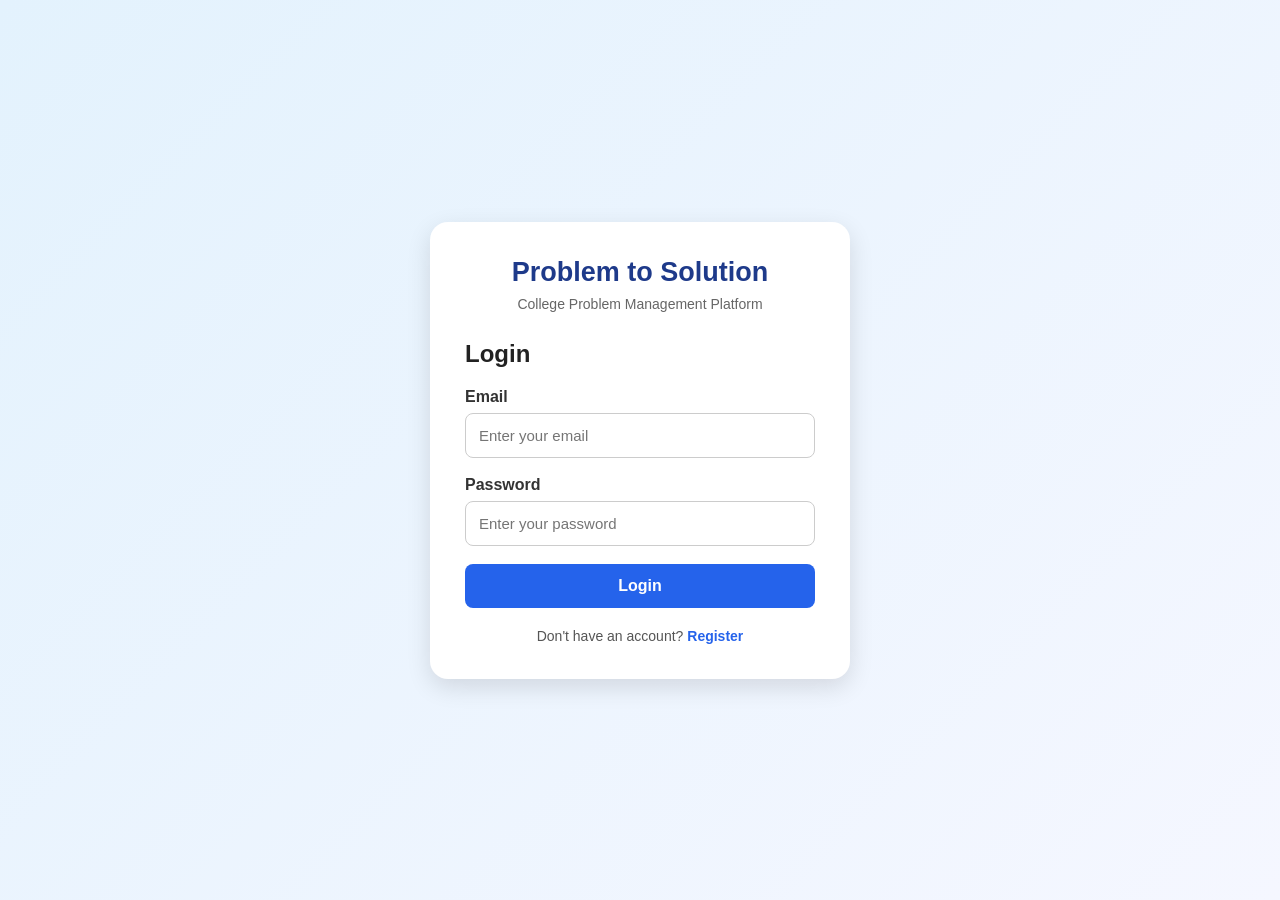
<file: index.html>
<!DOCTYPE html>
<html lang="en">

<head>

    <meta charset="UTF-8">

    <meta name="viewport" content="width=device-width, initial-scale=1.0">

    <title>Problem to Solution Tracker</title>

    <link rel="stylesheet" href="style.css">

</head>


<body>

    <div class="login-container">

        <div class="login-box">

            <h1>Problem to Solution</h1>

            <p class="subtitle">
                College Problem Management Platform
            </p>


            <h2>Login</h2>


            <form id="loginForm">

                <label>Email</label>

                <input
                    type="email"
                    id="email"
                    placeholder="Enter your email"
                    required
                >


                <label>Password</label>

                <input
                    type="password"
                    id="password"
                    placeholder="Enter your password"
                    required
                >


                <button type="submit">
                    Login
                </button>

            </form>


            <p id="message"></p>


            <p class="register-text">

                Don't have an account?

                <a href="#" id="registerLink">
                    Register
                </a>

            </p>


        </div>

    </div>


    <script src="script.js"></script>

</body>

</html>
</file>
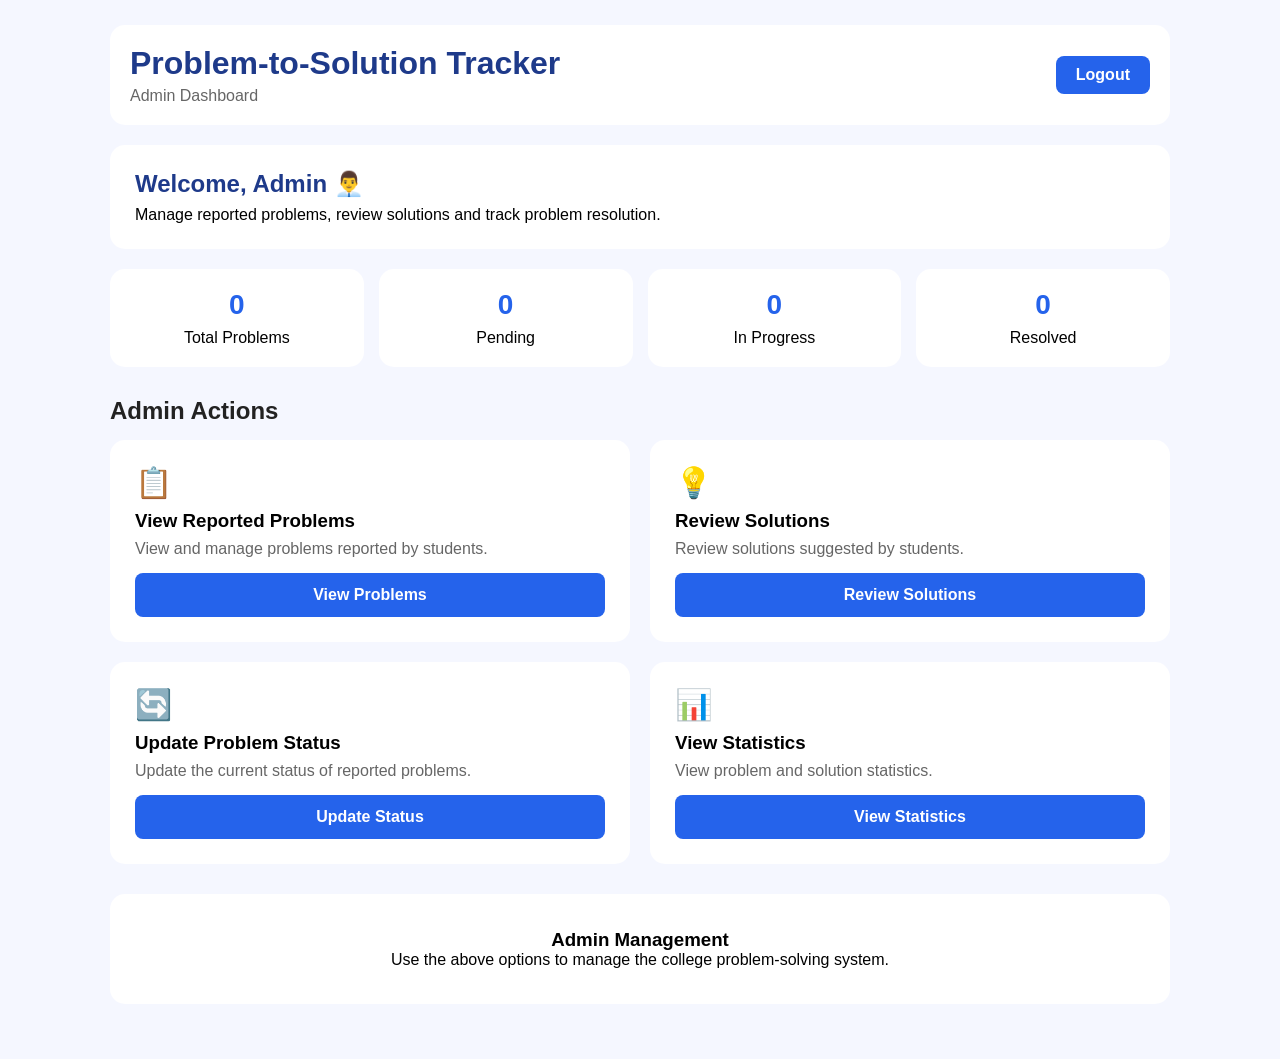
<file: admin.html>
<!DOCTYPE html>
<html lang="en">

<head>

    <meta charset="UTF-8">

    <meta name="viewport" content="width=device-width, initial-scale=1.0">

    <title>Admin Dashboard</title>

    <link rel="stylesheet" href="style.css">

</head>


<body class="dashboard-page">

    <div class="dashboard-container">


        <!-- HEADER -->

        <header class="dashboard-header">

            <div>

                <h1>Problem-to-Solution Tracker</h1>

                <p>Admin Dashboard</p>

            </div>

            <button class="logout-btn" onclick="logout()">
                Logout
            </button>

        </header>


        <!-- WELCOME -->

        <section class="welcome-section">

            <h2>Welcome, Admin 👨‍💼</h2>

            <p>
                Manage reported problems, review solutions and
                track problem resolution.
            </p>

        </section>


        <!-- STATISTICS -->

        <section class="stats-container">

            <div class="stat-card">

                <h3>0</h3>

                <p>Total Problems</p>

            </div>


            <div class="stat-card">

                <h3>0</h3>

                <p>Pending</p>

            </div>


            <div class="stat-card">

                <h3>0</h3>

                <p>In Progress</p>

            </div>


            <div class="stat-card">

                <h3>0</h3>

                <p>Resolved</p>

            </div>

        </section>


        <!-- ADMIN ACTIONS -->

        <section class="action-section">

            <h2>Admin Actions</h2>


            <div class="action-grid">


                <!-- VIEW PROBLEMS -->

                <div class="action-card">

                    <div class="icon">📋</div>

                    <h3>View Reported Problems</h3>

                    <p>
                        View and manage problems reported by students.
                    </p>

                    <button onclick="viewProblems()">
                        View Problems
                    </button>

                </div>


                <!-- REVIEW SOLUTIONS -->

                <div class="action-card">

                    <div class="icon">💡</div>

                    <h3>Review Solutions</h3>

                    <p>
                        Review solutions suggested by students.
                    </p>

                    <button onclick="reviewSolutions()">
                        Review Solutions
                    </button>

                </div>


                <!-- UPDATE STATUS -->

                <div class="action-card">

                    <div class="icon">🔄</div>

                    <h3>Update Problem Status</h3>

                    <p>
                        Update the current status of reported problems.
                    </p>

                    <button onclick="updateStatus()">
                        Update Status
                    </button>

                </div>


                <!-- STATISTICS -->

                <div class="action-card">

                    <div class="icon">📊</div>

                    <h3>View Statistics</h3>

                    <p>
                        View problem and solution statistics.
                    </p>

                    <button onclick="viewStatistics()">
                        View Statistics
                    </button>

                </div>


            </div>

        </section>


        <!-- BACK TO LOGIN -->

        <section class="recent-section">

            <div class="empty-state">

                <h3>Admin Management</h3>

                <p>
                    Use the above options to manage the
                    college problem-solving system.
                </p>

            </div>

        </section>


    </div>


    <script src="script.js"></script>

</body>

</html>
</file>
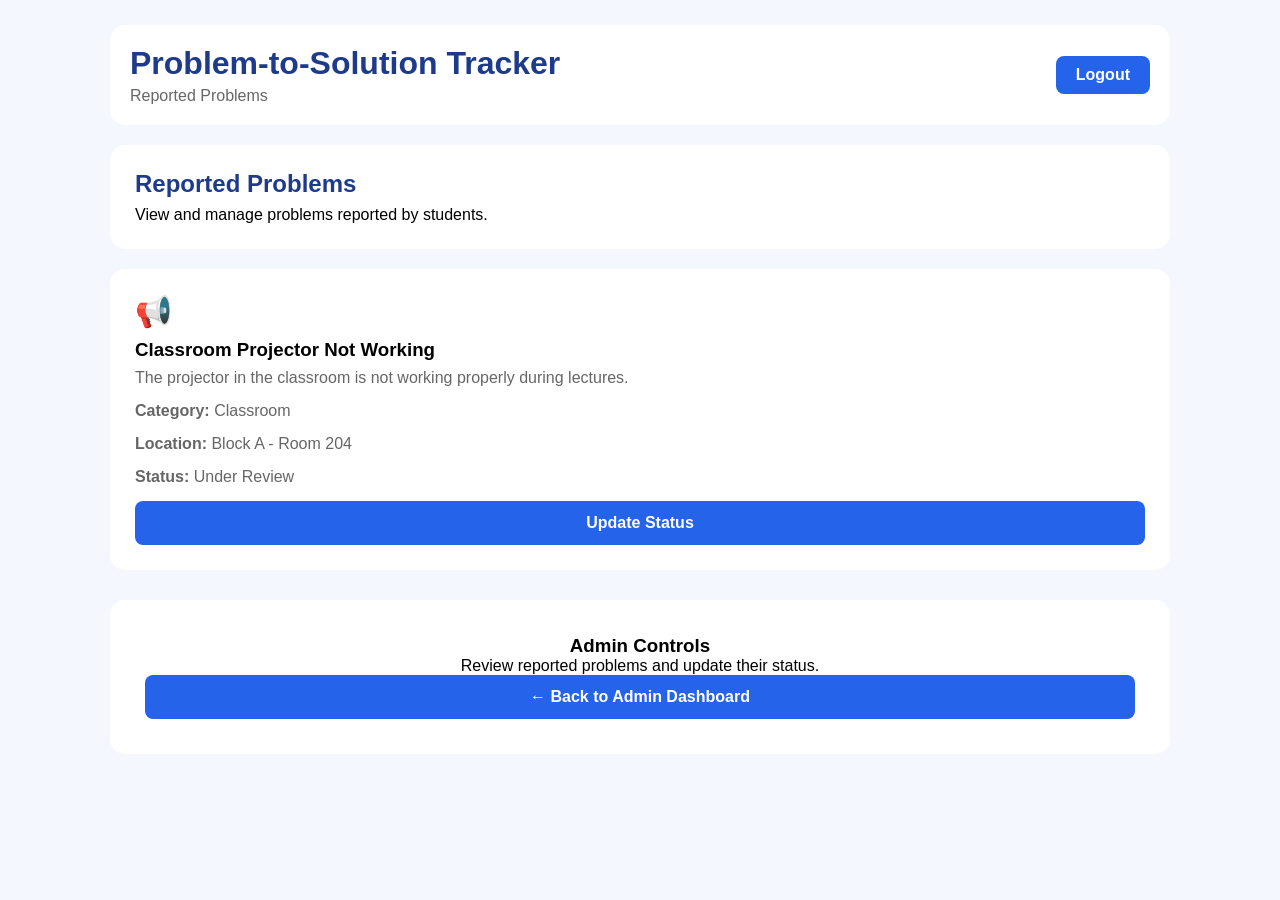
<file: adminproblems.html>
<!DOCTYPE html>
<html lang="en">

<head>

    <meta charset="UTF-8">

    <meta name="viewport" content="width=device-width, initial-scale=1.0">

    <title>Reported Problems</title>

    <link rel="stylesheet" href="style.css">

</head>


<body class="dashboard-page">

    <div class="dashboard-container">


        <!-- HEADER -->

        <header class="dashboard-header">

            <div>

                <h1>Problem-to-Solution Tracker</h1>

                <p>Reported Problems</p>

            </div>

            <button class="logout-btn" onclick="logout()">
                Logout
            </button>

        </header>


        <!-- PAGE TITLE -->

        <section class="welcome-section">

            <h2>Reported Problems</h2>

            <p>
                View and manage problems reported by students.
            </p>

        </section>


        <!-- PROBLEM CARD -->

        <section class="action-section">

            <div class="action-card">

                <div class="icon">📢</div>

                <h3>Classroom Projector Not Working</h3>

                <p>
                    The projector in the classroom is not working
                    properly during lectures.
                </p>

                <p>
                    <strong>Category:</strong> Classroom
                </p>

                <p>
                    <strong>Location:</strong> Block A - Room 204
                </p>

                <p>
                    <strong>Status:</strong> Under Review
                </p>

                <button onclick="updateStatus()">
                    Update Status
                </button>

            </div>

        </section>


        <!-- BACK TO ADMIN DASHBOARD -->

        <section class="recent-section">

            <div class="empty-state">

                <h3>Admin Controls</h3>

                <p>
                    Review reported problems and update their status.
                </p>

                <button onclick="window.location.href='admin.html'">
                    ← Back to Admin Dashboard
                </button>

            </div>

        </section>


    </div>


    <script src="script.js"></script>

</body>

</html>
</file>
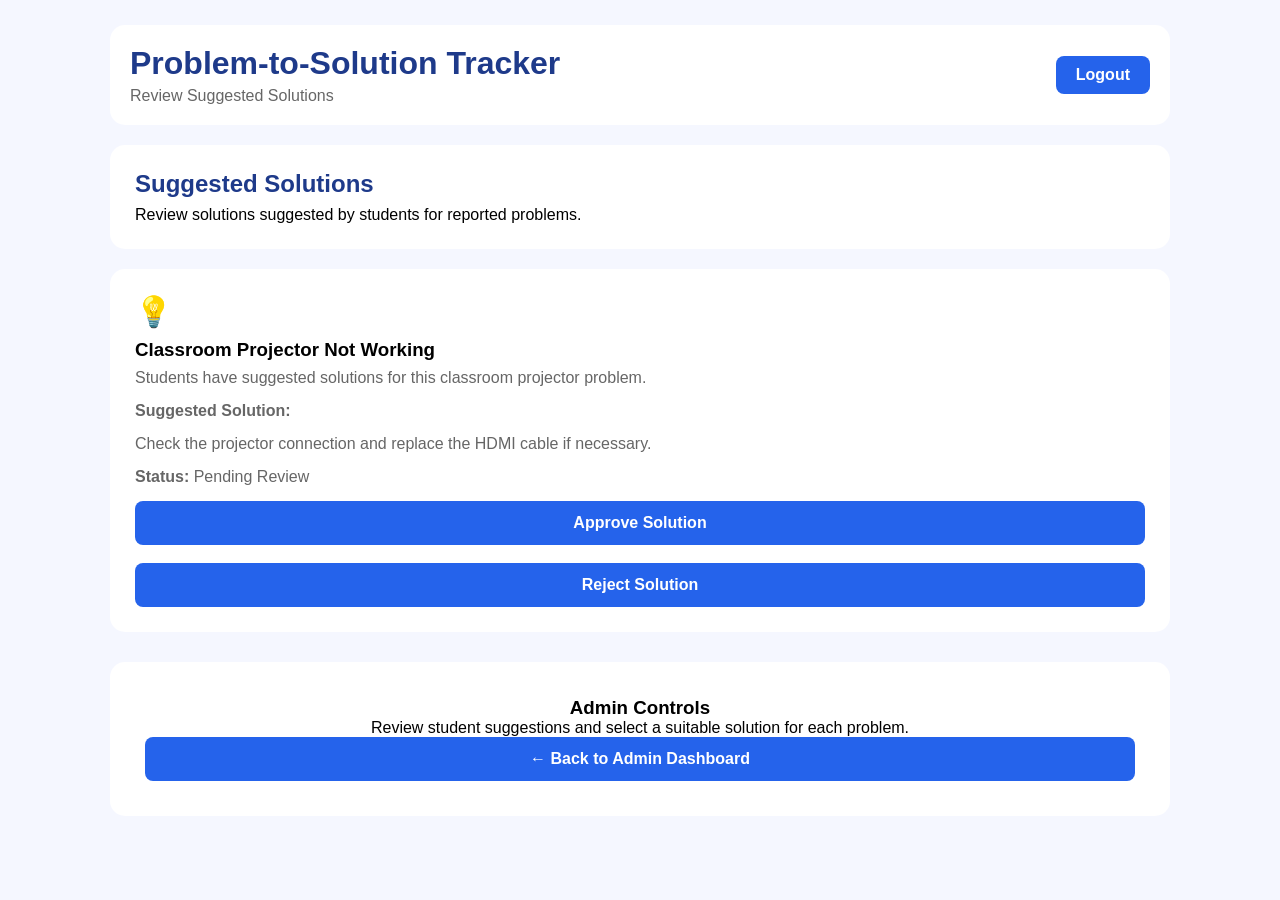
<file: adminsolutions.html>
<!DOCTYPE html>
<html lang="en">

<head>
    <meta charset="UTF-8">
    <meta name="viewport" content="width=device-width, initial-scale=1.0">
    <title>Review Solutions</title>
    <link rel="stylesheet" href="style.css">
</head>

<body class="dashboard-page">

    <div class="dashboard-container">

        <header class="dashboard-header">
            <div>
                <h1>Problem-to-Solution Tracker</h1>
                <p>Review Suggested Solutions</p>
            </div>

            <button class="logout-btn" onclick="logout()">
                Logout
            </button>
        </header>


        <section class="welcome-section">

            <h2>Suggested Solutions</h2>

            <p>
                Review solutions suggested by students for reported problems.
            </p>

        </section>


        <section class="action-section">

            <div class="action-card">

                <div class="icon">💡</div>

                <h3>
                    Classroom Projector Not Working
                </h3>

                <p>
                    Students have suggested solutions for this
                    classroom projector problem.
                </p>

                <p>
                    <strong>Suggested Solution:</strong>
                </p>

                <p>
                    Check the projector connection and replace the
                    HDMI cable if necessary.
                </p>

                <p>
                    <strong>Status:</strong> Pending Review
                </p>

                <button onclick="alert('Solution approved successfully!')">
                    Approve Solution
                </button>

                <br><br>

                <button onclick="alert('Solution rejected.')">
                    Reject Solution
                </button>

            </div>

        </section>


        <section class="recent-section">

            <div class="empty-state">

                <h3>Admin Controls</h3>

                <p>
                    Review student suggestions and select a suitable
                    solution for each problem.
                </p>

                <button onclick="window.location.href='admin.html'">
                    ← Back to Admin Dashboard
                </button>

            </div>

        </section>

    </div>


    <script src="script.js"></script>

</body>

</html>
</file>
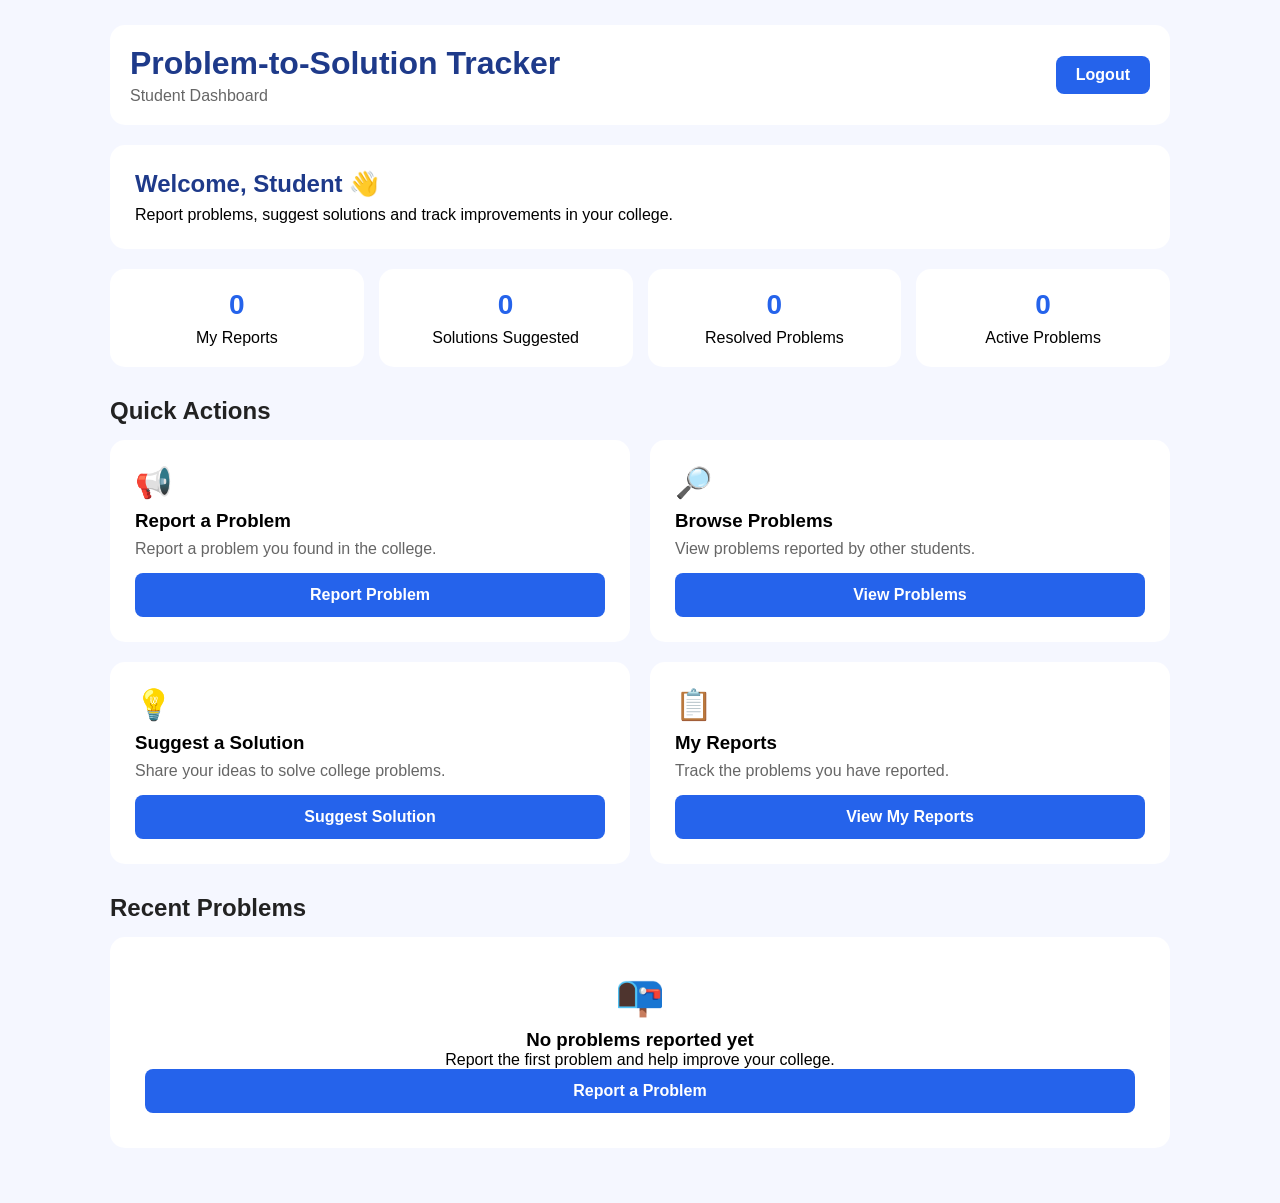
<file: dashboard.html>
<!DOCTYPE html>
<html lang="en">

<head>

    <meta charset="UTF-8">

    <meta name="viewport" content="width=device-width, initial-scale=1.0">

    <title>Student Dashboard</title>

    <link rel="stylesheet" href="style.css">

</head>


<body class="dashboard-page">

    <div class="dashboard-container">


        <!-- HEADER -->

        <header class="dashboard-header">

            <div>

                <h1>Problem-to-Solution Tracker</h1>

                <p>Student Dashboard</p>

            </div>


            <button class="logout-btn" onclick="logout()">
                Logout
            </button>

        </header>



        <!-- WELCOME SECTION -->

        <section class="welcome-section">

            <h2>Welcome, Student 👋</h2>

            <p>
                Report problems, suggest solutions and track
                improvements in your college.
            </p>

        </section>



        <!-- STATISTICS -->

        <section class="stats-container">


            <div class="stat-card">

                <h3>0</h3>

                <p>My Reports</p>

            </div>


            <div class="stat-card">

                <h3>0</h3>

                <p>Solutions Suggested</p>

            </div>


            <div class="stat-card">

                <h3>0</h3>

                <p>Resolved Problems</p>

            </div>


            <div class="stat-card">

                <h3>0</h3>

                <p>Active Problems</p>

            </div>


        </section>



        <!-- QUICK ACTIONS -->

        <section class="action-section">

            <h2>Quick Actions</h2>


            <div class="action-grid">


                <!-- REPORT PROBLEM -->

                <div class="action-card">

                    <div class="icon">📢</div>

                    <h3>Report a Problem</h3>

                    <p>
                        Report a problem you found in the college.
                    </p>

                    <button onclick="reportProblem()">
                        Report Problem
                    </button>

                </div>



                <!-- BROWSE PROBLEMS -->

                <div class="action-card">

                    <div class="icon">🔎</div>

                    <h3>Browse Problems</h3>

                    <p>
                        View problems reported by other students.
                    </p>

                    <button 
                    onclick="window.location.href='problems.html'">
                      View Problems
                   </button>

                </div>



                <!-- SUGGEST SOLUTION -->

                <div class="action-card">

                    <div class="icon">💡</div>

                    <h3>Suggest a Solution</h3>

                    <p>
                        Share your ideas to solve college problems.
                    </p>

                    <button onclick="suggestSolution()">
                        Suggest Solution
                    </button>

                </div>



                <!-- MY REPORTS -->

                <div class="action-card">

                    <div class="icon">📋</div>

                    <h3>My Reports</h3>

                    <p>
                        Track the problems you have reported.
                    </p>

                    <button onclick="myReports()">
                        View My Reports
                    </button>

                </div>


            </div>

        </section>



        <!-- RECENT PROBLEMS -->

        <section class="recent-section">

            <h2>Recent Problems</h2>


            <div class="empty-state">

                <div class="empty-icon">📭</div>

                <h3>No problems reported yet</h3>

                <p>
                    Report the first problem and help improve
                    your college.
                </p>

                <button onclick="reportProblem()">
                    Report a Problem
                </button>

            </div>

        </section>


    </div>



    <!-- JAVASCRIPT -->

    <script src="script.js"></script>


</body>

</html>
</file>
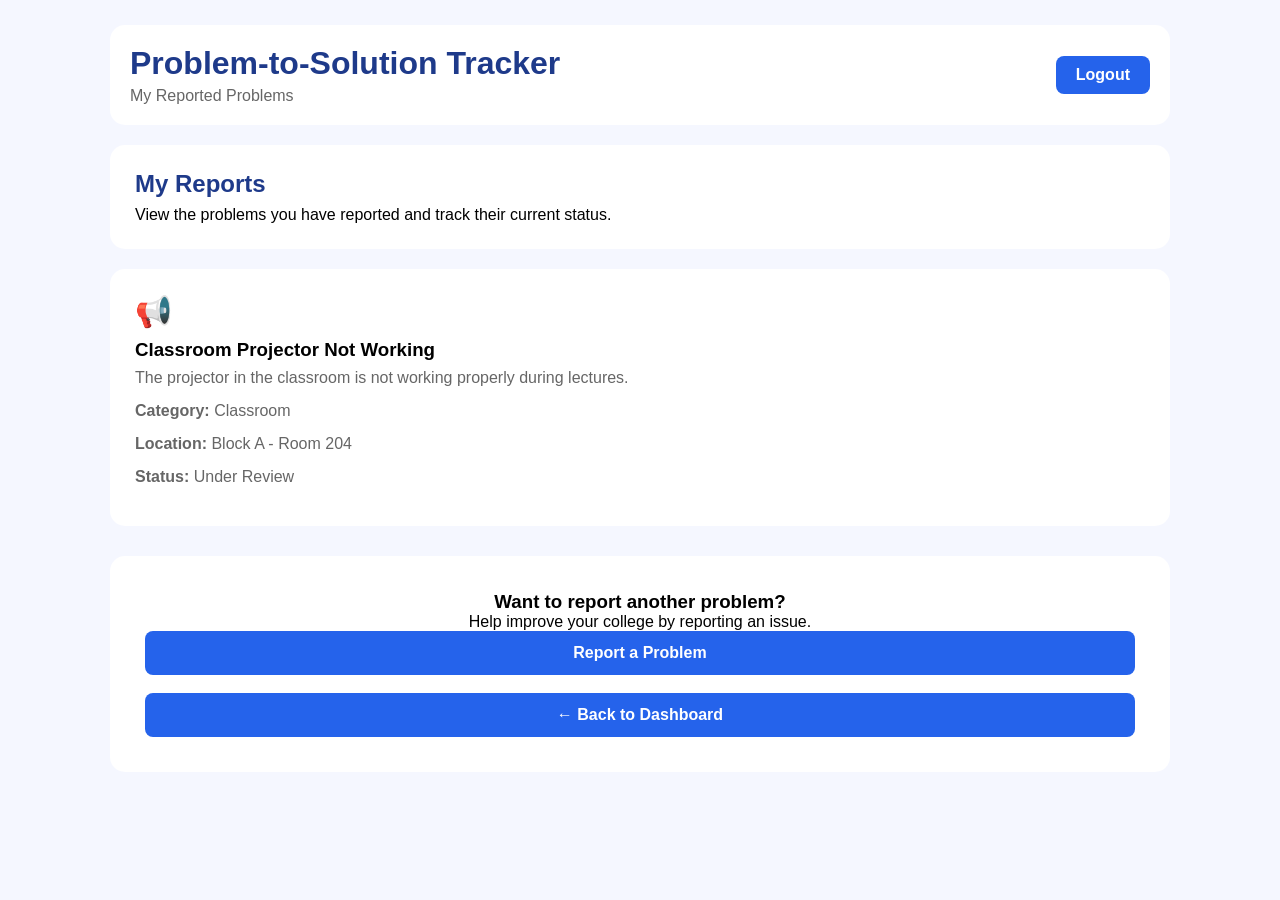
<file: myreports.html>
<!DOCTYPE html>
<html lang="en">

<head>

    <meta charset="UTF-8">

    <meta name="viewport" content="width=device-width, initial-scale=1.0">

    <title>My Reports</title>

    <link rel="stylesheet" href="style.css">

</head>


<body class="dashboard-page">

    <div class="dashboard-container">


        <!-- HEADER -->

        <header class="dashboard-header">

            <div>

                <h1>Problem-to-Solution Tracker</h1>

                <p>My Reported Problems</p>

            </div>

            <button class="logout-btn" onclick="logout()">
                Logout
            </button>

        </header>


        <!-- PAGE TITLE -->

        <section class="welcome-section">

            <h2>My Reports</h2>

            <p>
                View the problems you have reported and track
                their current status.
            </p>

        </section>


        <!-- REPORT CARD -->

        <section class="action-section">

            <div class="action-card">

                <div class="icon">📢</div>

                <h3>Classroom Projector Not Working</h3>

                <p>
                    The projector in the classroom is not working
                    properly during lectures.
                </p>

                <p>
                    <strong>Category:</strong> Classroom
                </p>

                <p>
                    <strong>Location:</strong> Block A - Room 204
                </p>

                <p>
                    <strong>Status:</strong> Under Review
                </p>

            </div>

        </section>


        <!-- BACK TO DASHBOARD -->

        <section class="recent-section">

            <div class="empty-state">

                <h3>Want to report another problem?</h3>

                <p>
                    Help improve your college by reporting an issue.
                </p>

                <button onclick="reportProblem()">
                    Report a Problem
                </button>

                <br><br>

                <button onclick="window.location.href='dashboard.html'">
                    ← Back to Dashboard
                </button>

            </div>

        </section>


    </div>


    <script src="script.js"></script>

</body>

</html>
</file>
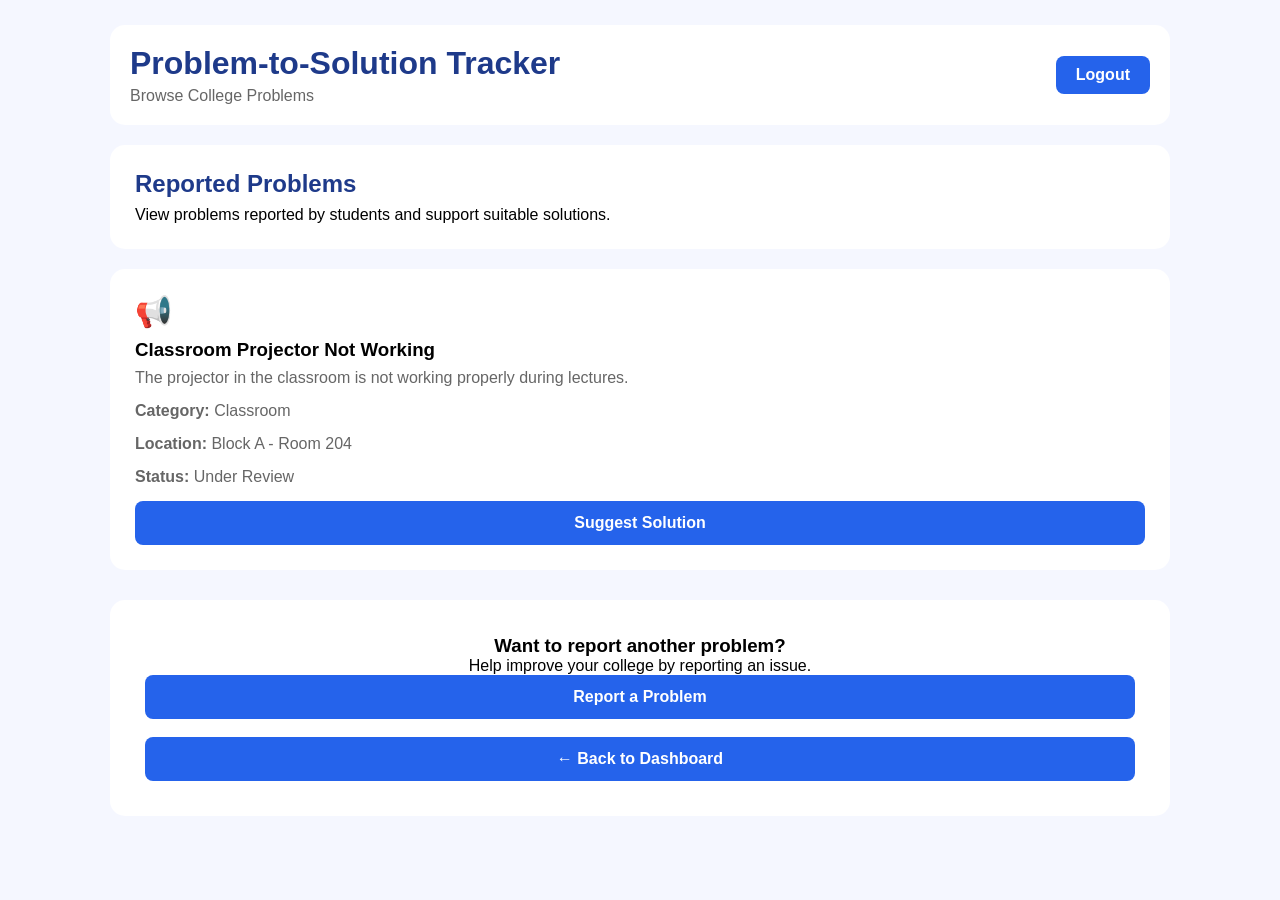
<file: problems.html>
<!DOCTYPE html>
<html lang="en">

<head>

    <meta charset="UTF-8">

    <meta name="viewport" content="width=device-width, initial-scale=1.0">

    <title>Browse Problems</title>

    <link rel="stylesheet" href="style.css">

</head>


<body class="dashboard-page">

    <div class="dashboard-container">


        <!-- HEADER -->

        <header class="dashboard-header">

            <div>

                <h1>Problem-to-Solution Tracker</h1>

                <p>Browse College Problems</p>

            </div>

            <button class="logout-btn" onclick="logout()">
                Logout
            </button>

        </header>


        <!-- PAGE TITLE -->

        <section class="welcome-section">

            <h2>Reported Problems</h2>

            <p>
                View problems reported by students and support
                suitable solutions.
            </p>

        </section>


        <!-- PROBLEM CARD -->

        <section class="action-section">

            <div class="action-card">

                <div class="icon">📢</div>

                <h3>Classroom Projector Not Working</h3>

                <p>
                    The projector in the classroom is not working
                    properly during lectures.
                </p>

                <p>
                    <strong>Category:</strong> Classroom
                </p>

                <p>
                    <strong>Location:</strong> Block A - Room 204
                </p>

                <p>
                    <strong>Status:</strong> Under Review
                </p>

                <button 
                onclick="window.location.href='suggest.html'">
                    Suggest Solution
                </button>

            </div>

        </section>


        <!-- BACK BUTTON -->

        <section class="recent-section">

            <div class="empty-state">

                <h3>Want to report another problem?</h3>

                <p>
                    Help improve your college by reporting an issue.
                </p>

                <button onclick="reportProblem()">
                    Report a Problem
                </button>

                <br><br>

                <button onclick="window.location.href='dashboard.html'">
                    ← Back to Dashboard
                </button>

            </div>

        </section>


    </div>


    <script src="script.js"></script>

</body>

</html>
</file>
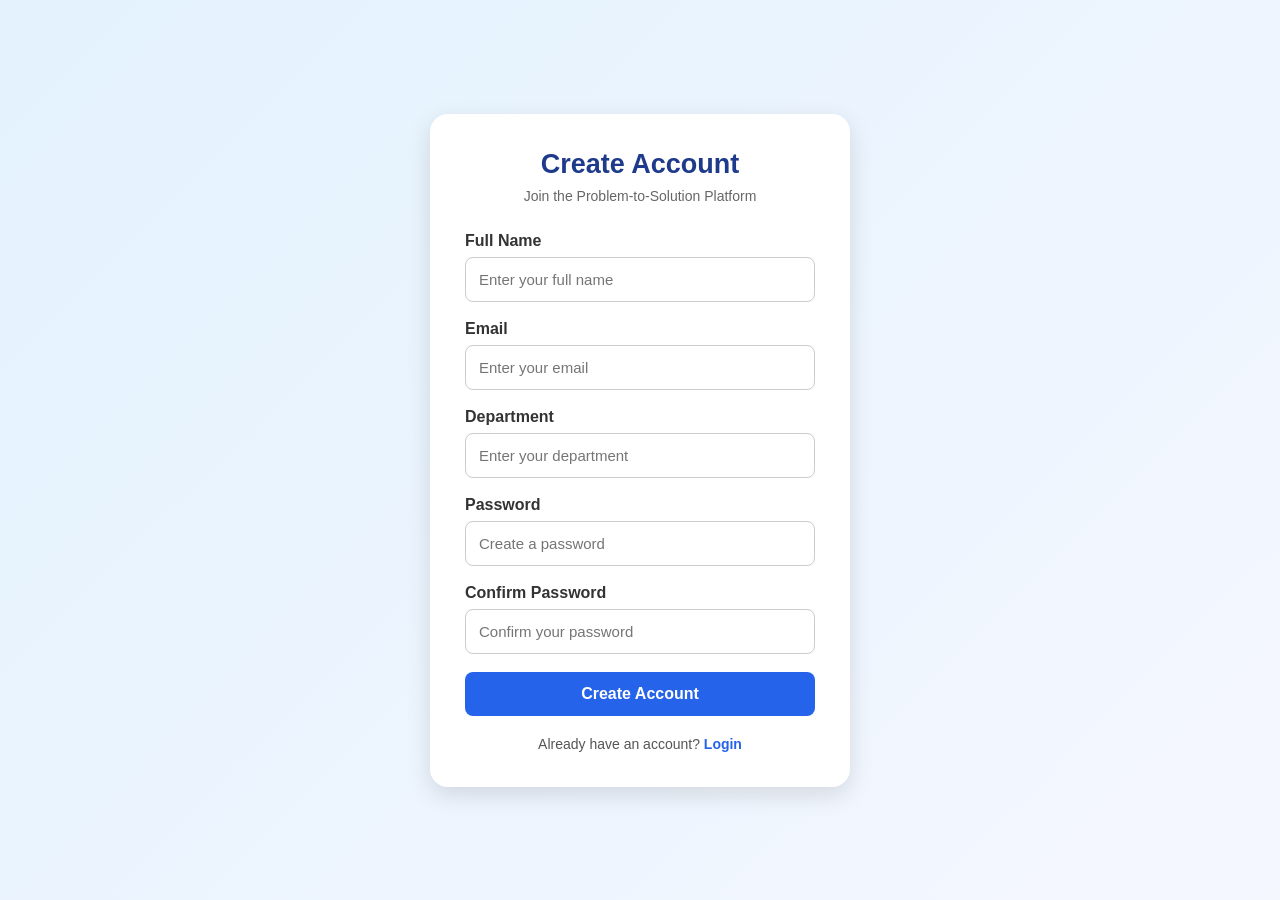
<file: register.html>
<!DOCTYPE html>
<html lang="en">
<head>
    <meta charset="UTF-8">
    <meta name="viewport" content="width=device-width, initial-scale=1.0">

    <title>Student Registration</title>

    <link rel="stylesheet" href="style.css">
</head>

<body>

    <div class="login-container">

        <div class="login-box">

            <h1>Create Account</h1>

            <p class="subtitle">
                Join the Problem-to-Solution Platform
            </p>

            <form id="registerForm">

                <label>Full Name</label>
                <input
                    type="text"
                    id="name"
                    placeholder="Enter your full name"
                    required
                >

                <label>Email</label>
                <input
                    type="email"
                    id="registerEmail"
                    placeholder="Enter your email"
                    required
                >

                <label>Department</label>
                <input
                    type="text"
                    id="department"
                    placeholder="Enter your department"
                    required
                >

                <label>Password</label>
                <input
                    type="password"
                    id="registerPassword"
                    placeholder="Create a password"
                    required
                >

                <label>Confirm Password</label>
                <input
                    type="password"
                    id="confirmPassword"
                    placeholder="Confirm your password"
                    required
                >

                <button type="submit">Create Account</button>

            </form>

            <p id="registerMessage"></p>

            <p class="register-text">
                Already have an account?
                <a href="index.html">Login</a>
            </p>

        </div>

    </div>

    <script src="script.js"></script>

</body>
</html>
</file>
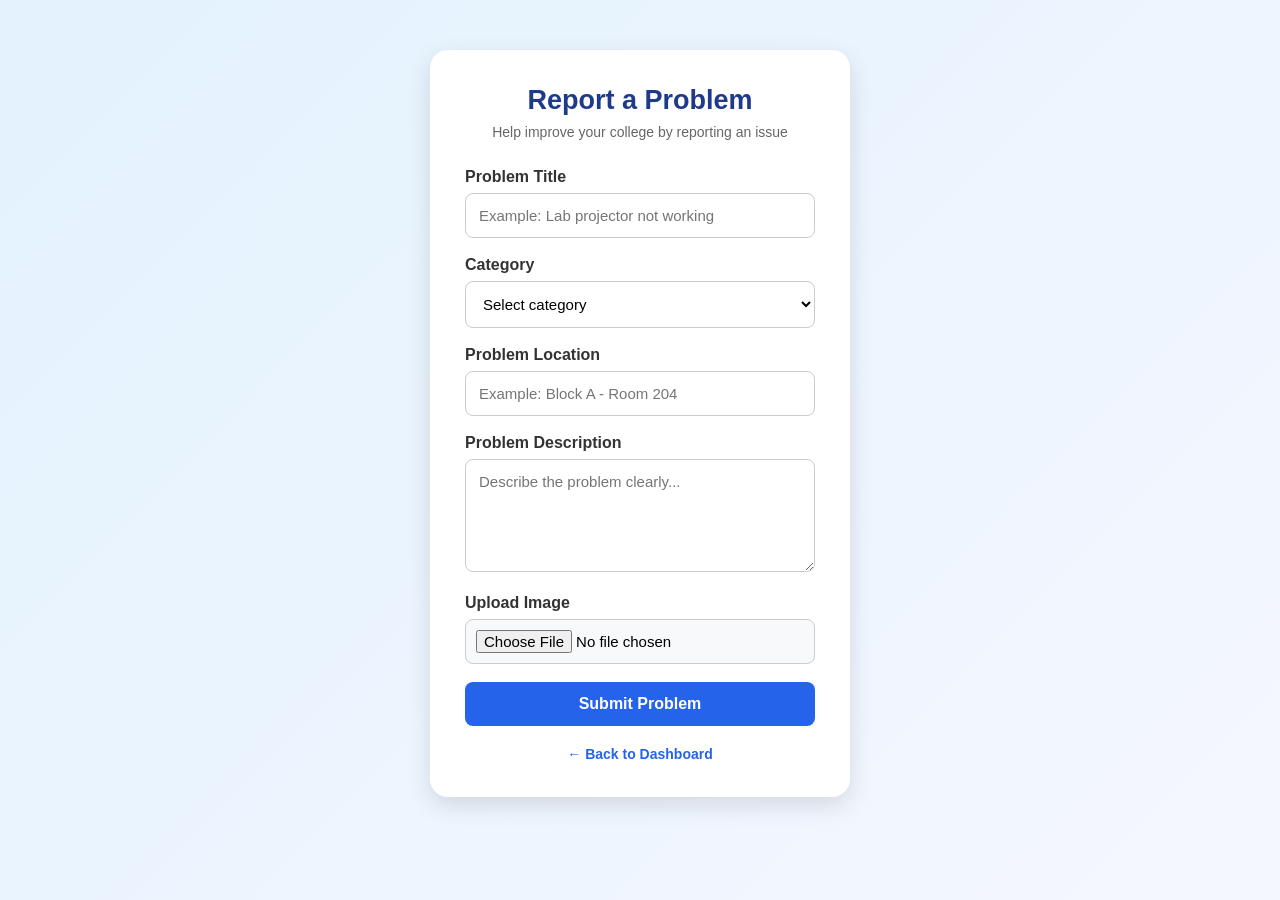
<file: report.html>
<!DOCTYPE html>
<html lang="en">

<head>

    <meta charset="UTF-8">

    <meta name="viewport" content="width=device-width, initial-scale=1.0">

    <title>Report a Problem</title>

    <link rel="stylesheet" href="style.css">

</head>


<body class="report-page">

    <div class="login-container">

        <div class="login-box">

            <h1>Report a Problem</h1>

            <p class="subtitle">
                Help improve your college by reporting an issue
            </p>


            <form id="problemForm">


                <label>Problem Title</label>

                <input
                    type="text"
                    id="problemTitle"
                    placeholder="Example: Lab projector not working"
                    required
                >


                <label>Category</label>

                <select id="category" required>

                    <option value="">
                        Select category
                    </option>

                    <option value="Classroom">
                        Classroom
                    </option>

                    <option value="Laboratory">
                        Laboratory
                    </option>

                    <option value="Hostel">
                        Hostel
                    </option>

                    <option value="Canteen">
                        Canteen
                    </option>

                    <option value="Transport">
                        Transport
                    </option>

                    <option value="Library">
                        Library
                    </option>

                    <option value="Campus">
                        Campus
                    </option>

                    <option value="Other">
                        Other
                    </option>

                </select>


                <label>Problem Location</label>

                <input
                    type="text"
                    id="location"
                    placeholder="Example: Block A - Room 204"
                    required
                >


                <label>Problem Description</label>

                <textarea
                    id="description"
                    placeholder="Describe the problem clearly..."
                    rows="5"
                    required
                ></textarea>


                <label>Upload Image</label>

                <input
                    type="file"
                    id="problemImage"
                    accept="image/*"
                >


                <button type="submit">
                    Submit Problem
                </button>


            </form>


            <p id="problemMessage"></p>


            <p class="register-text">

                <a href="dashboard.html">
                    ← Back to Dashboard
                </a>

            </p>


        </div>

    </div>


    <script src="script.js"></script>


</body>

</html>
</file>
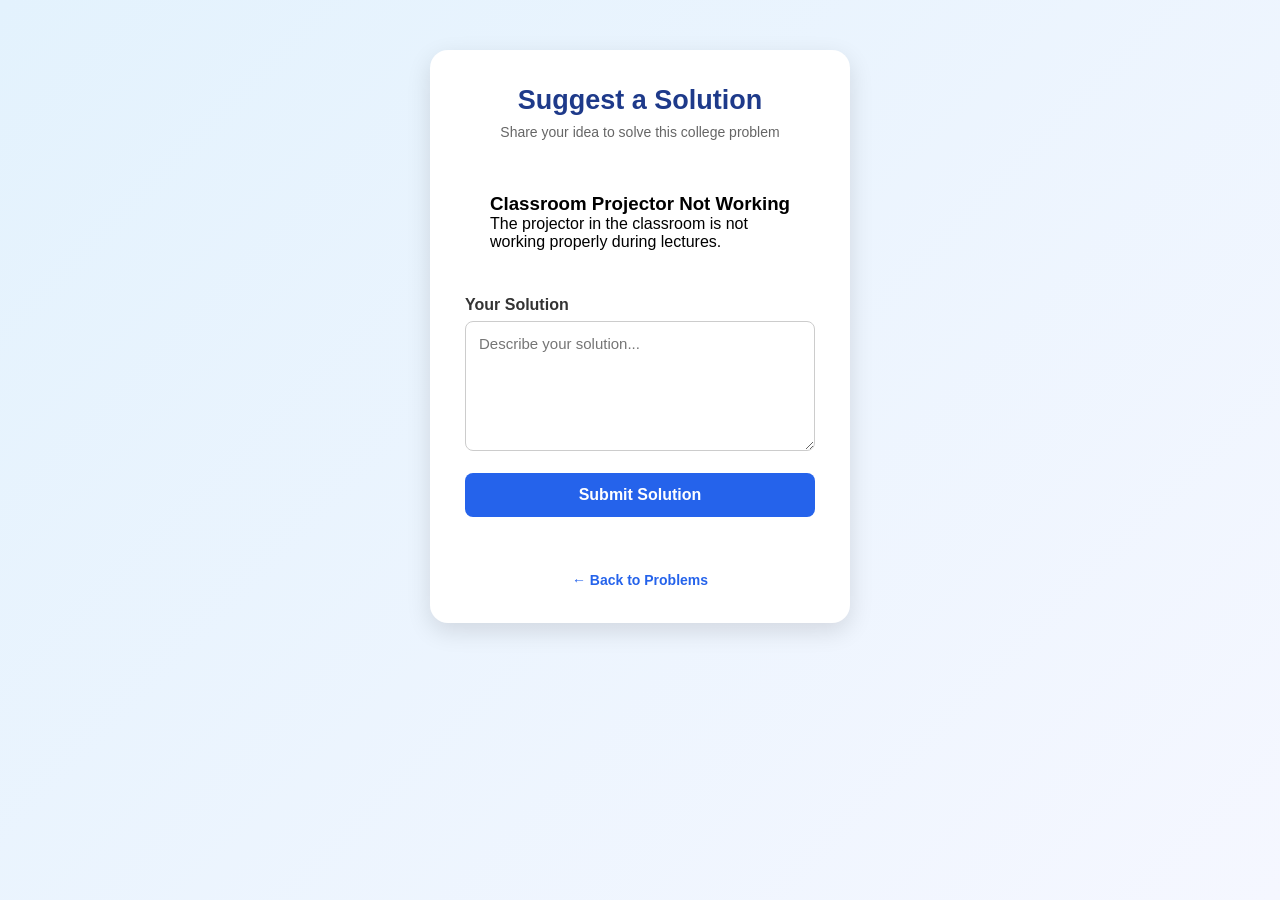
<file: suggest.html>
<!DOCTYPE html>
<html lang="en">

<head>

    <meta charset="UTF-8">

    <meta name="viewport" content="width=device-width, initial-scale=1.0">

    <title>Suggest a Solution</title>

    <link rel="stylesheet" href="style.css">

</head>


<body class="report-page">

    <div class="login-container">

        <div class="login-box">

            <h1>Suggest a Solution</h1>

            <p class="subtitle">
                Share your idea to solve this college problem
            </p>


            <div class="welcome-section">

                <h3>Classroom Projector Not Working</h3>

                <p>
                    The projector in the classroom is not working
                    properly during lectures.
                </p>

            </div>


            <form id="solutionForm">

                <label>Your Solution</label>

                <textarea
                    id="solution"
                    placeholder="Describe your solution..."
                    rows="6"
                    required
                ></textarea>


                <button type="submit">
                    Submit Solution
                </button>

            </form>


            <p id="solutionMessage"></p>


            <p class="register-text">

                <a href="problems.html">
                    ← Back to Problems
                </a>

            </p>

        </div>

    </div>


    <script src="script.js"></script>

</body>

</html>
</file>
<file: style.css>
/* ============================= */
/* GENERAL RESET */
/* ============================= */

* {
    margin: 0;
    padding: 0;
    box-sizing: border-box;
}


/* ============================= */
/* BODY */
/* ============================= */

body {
    font-family: Arial, sans-serif;
    background: linear-gradient(135deg, #e3f2fd, #f5f7ff);
    min-height: 100vh;
}


/* ============================= */
/* LOGIN / FORM CONTAINER */
/* ============================= */

.login-container {
    width: 100%;
    min-height: 100vh;
    padding: 20px;

    display: flex;
    justify-content: center;
    align-items: center;
}


.login-box {
    width: 100%;
    max-width: 420px;

    background: white;

    padding: 35px;

    border-radius: 18px;

    box-shadow:
        0 8px 25px rgba(0, 0, 0, 0.12);
}


/* ============================= */
/* HEADINGS */
/* ============================= */

.login-box h1 {
    text-align: center;

    color: #1e3a8a;

    font-size: 27px;

    margin-bottom: 8px;
}


.subtitle {
    text-align: center;

    color: #666;

    font-size: 14px;

    margin-bottom: 28px;
}


.login-box h2 {
    margin-bottom: 20px;

    color: #222;
}


/* ============================= */
/* LABELS */
/* ============================= */

label {
    display: block;

    margin-bottom: 7px;

    font-weight: bold;

    color: #333;
}


/* ============================= */
/* INPUTS */
/* ============================= */

input {
    width: 100%;

    padding: 13px;

    margin-bottom: 18px;

    border: 1px solid #ccc;

    border-radius: 8px;

    font-size: 15px;

    outline: none;
}


input:focus {
    border-color: #2563eb;
}


/* ============================= */
/* SELECT */
/* ============================= */

select {
    width: 100%;

    padding: 13px;

    margin-bottom: 18px;

    border: 1px solid #ccc;

    border-radius: 8px;

    font-size: 15px;

    outline: none;

    background: white;
}


select:focus {
    border-color: #2563eb;
}


/* ============================= */
/* TEXTAREA */
/* ============================= */

textarea {
    width: 100%;

    padding: 13px;

    margin-bottom: 18px;

    border: 1px solid #ccc;

    border-radius: 8px;

    font-size: 15px;

    font-family: Arial, sans-serif;

    outline: none;

    resize: vertical;
}


textarea:focus {
    border-color: #2563eb;
}


/* ============================= */
/* FILE INPUT */
/* ============================= */

input[type="file"] {
    padding: 10px;

    background: #f8f9fa;
}


/* ============================= */
/* BUTTON */
/* ============================= */

button {
    width: 100%;

    padding: 13px;

    background: #2563eb;

    color: white;

    border: none;

    border-radius: 8px;

    font-size: 16px;

    font-weight: bold;

    cursor: pointer;
}


button:hover {
    background: #1d4ed8;
}


/* ============================= */
/* MESSAGE */
/* ============================= */

#message,
#registerMessage,
#problemMessage {
    text-align: center;

    margin-top: 15px;

    font-size: 14px;
}


/* ============================= */
/* REGISTER TEXT */
/* ============================= */

.register-text {
    text-align: center;

    margin-top: 20px;

    color: #555;

    font-size: 14px;
}


.register-text a {
    color: #2563eb;

    text-decoration: none;

    font-weight: bold;
}


.register-text a:hover {
    text-decoration: underline;
}


/* ================================================= */
/* STUDENT DASHBOARD */
/* ================================================= */

.dashboard-page {
    display: block;

    min-height: 100vh;

    height: auto;

    overflow-y: auto;

    overflow-x: hidden;

    background: #f5f7ff;
}


.dashboard-container {
    width: 100%;

    max-width: 1100px;

    margin: auto;

    padding: 25px 20px;
}


/* ============================= */
/* DASHBOARD HEADER */
/* ============================= */

.dashboard-header {
    background: white;

    padding: 20px;

    border-radius: 15px;

    display: flex;

    justify-content: space-between;

    align-items: center;

    margin-bottom: 20px;
}


.dashboard-header h1 {
    color: #1e3a8a;

    margin-bottom: 5px;
}


.dashboard-header p {
    color: #666;
}


.logout-btn {
    width: auto;

    padding: 10px 20px;
}


/* ============================= */
/* WELCOME */
/* ============================= */

.welcome-section {
    background: white;

    padding: 25px;

    border-radius: 15px;

    margin-bottom: 20px;
}


.welcome-section h2 {
    color: #1e3a8a;

    margin-bottom: 8px;
}


/* ============================= */
/* STATISTICS */
/* ============================= */

.stats-container {
    display: grid;

    grid-template-columns: repeat(4, 1fr);

    gap: 15px;

    margin-bottom: 30px;
}


.stat-card {
    background: white;

    padding: 20px;

    text-align: center;

    border-radius: 15px;
}


.stat-card h3 {
    font-size: 28px;

    color: #2563eb;

    margin-bottom: 8px;
}


/* ============================= */
/* ACTION SECTION */
/* ============================= */

.action-section,
.recent-section {
    margin-bottom: 30px;
}


.action-section h2,
.recent-section h2 {
    margin-bottom: 15px;

    color: #222;
}


/* ============================= */
/* ACTION GRID */
/* ============================= */

.action-grid {
    display: grid;

    grid-template-columns: repeat(2, 1fr);

    gap: 20px;
}


.action-card {
    background: white;

    padding: 25px;

    border-radius: 15px;
}


.action-card .icon {
    font-size: 30px;

    margin-bottom: 10px;
}


.action-card h3 {
    margin-bottom: 8px;
}


.action-card p {
    color: #666;

    margin-bottom: 15px;
}


/* ============================= */
/* EMPTY STATE */
/* ============================= */

.empty-state {
    background: white;

    padding: 35px;

    text-align: center;

    border-radius: 15px;
}


.empty-icon {
    font-size: 40px;

    margin-bottom: 10px;
}


/* ================================================= */
/* REPORT PROBLEM PAGE */
/* ================================================= */

.report-page {
    display: block;

    min-height: 100vh;

    height: auto;

    overflow-y: auto;

    overflow-x: hidden;

    background: linear-gradient(135deg, #e3f2fd, #f5f7ff);
}


.report-page .login-container {
    display: flex;

    width: 100%;

    min-height: 100vh;

    height: auto;

    padding: 30px 20px;

    justify-content: center;

    align-items: flex-start;
}


.report-page .login-box {
    margin: 20px auto;

    width: 100%;

    max-width: 420px;
}


/* ================================================= */
/* MOBILE RESPONSIVE */
/* ================================================= */

@media (max-width: 700px) {

    .stats-container {
        grid-template-columns: repeat(2, 1fr);
    }


    .action-grid {
        grid-template-columns: 1fr;
    }


    .dashboard-header {
        flex-direction: column;

        gap: 15px;

        text-align: center;
    }

}


/* ================================================= */
/* SMALL MOBILE */
/* ================================================= */

@media (max-width: 480px) {

    .login-box {
        padding: 25px;
    }


    .login-box h1 {
        font-size: 23px;
    }


    .dashboard-container {
        padding: 15px;
    }


    .stats-container {
        gap: 10px;
    }


    .stat-card {
        padding: 15px;
    }


    .action-card {
        padding: 20px;
    }

}
#solutionMessage {
    display: block;
    margin-top: 15px;
    text-align: center;
    font-size: 15px;
    font-weight: bold;
    color: #2563eb;
    min-height: 20px;
}
</file>
